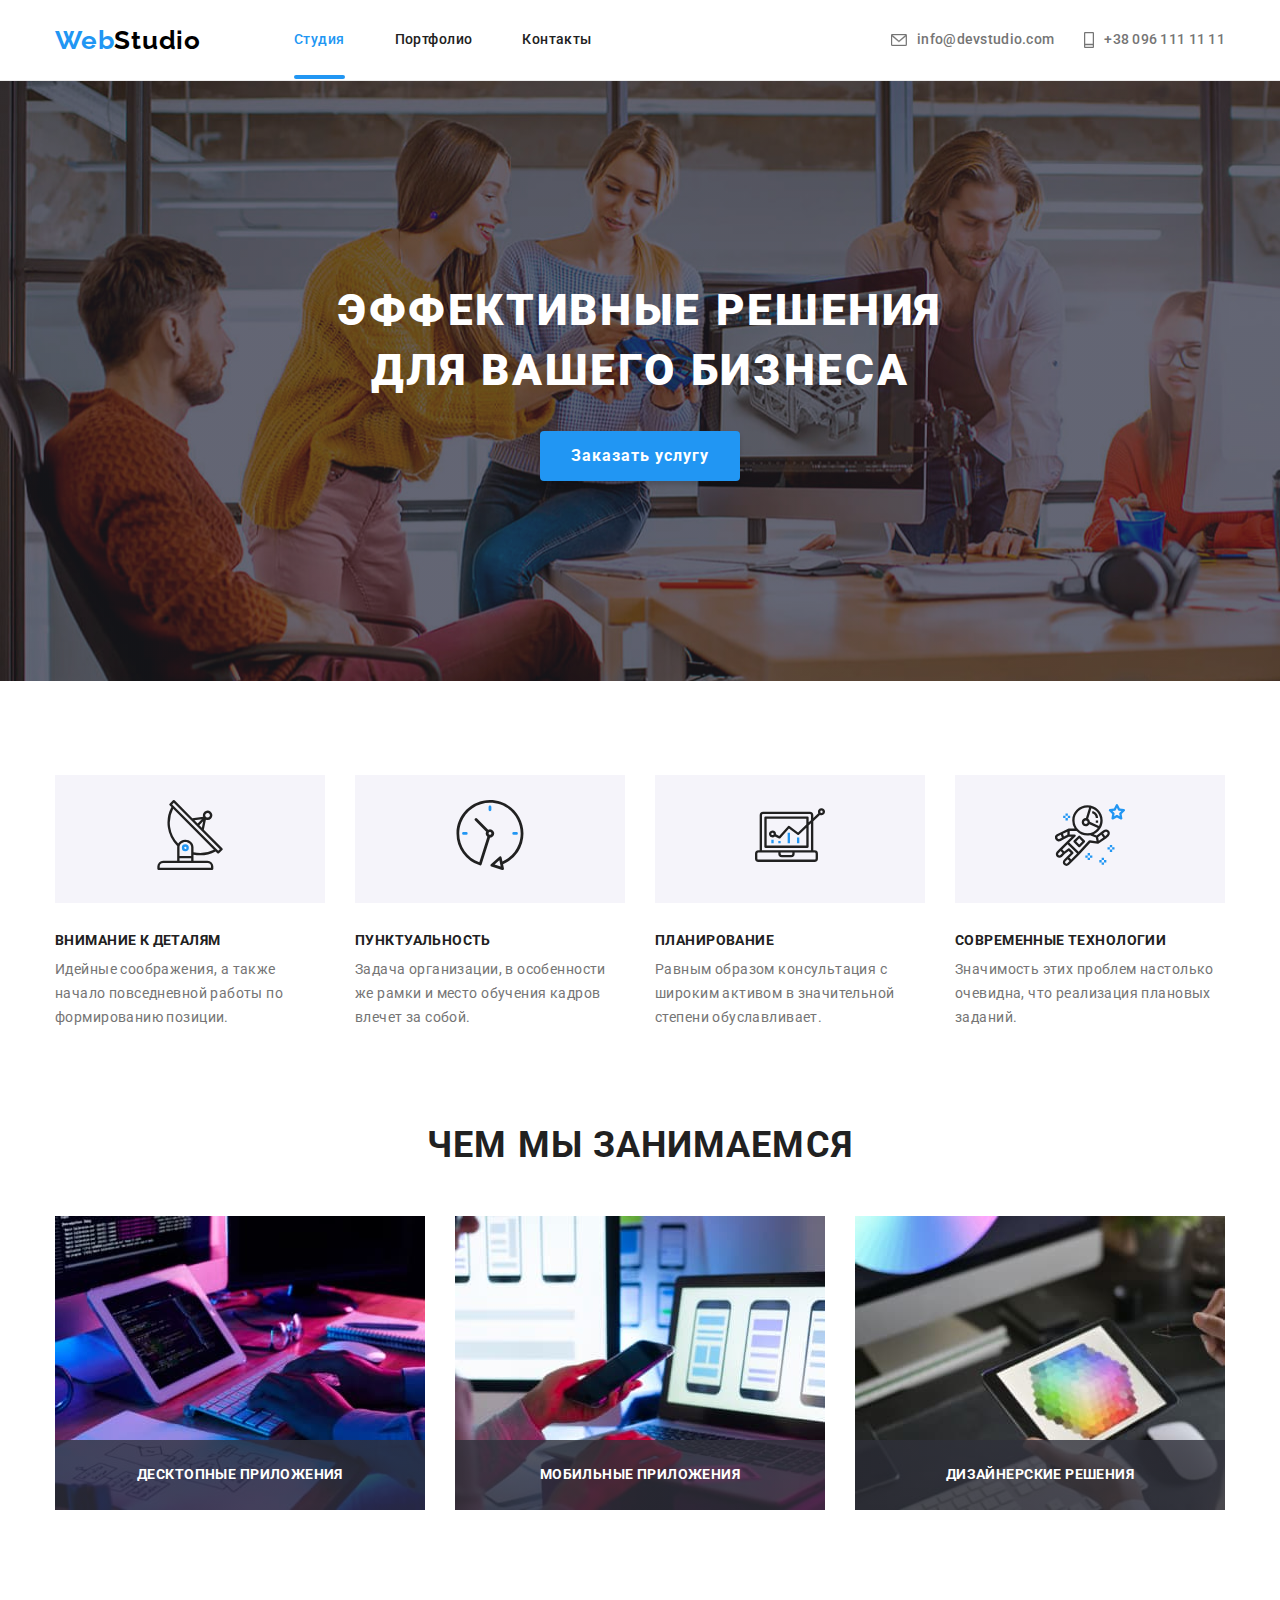
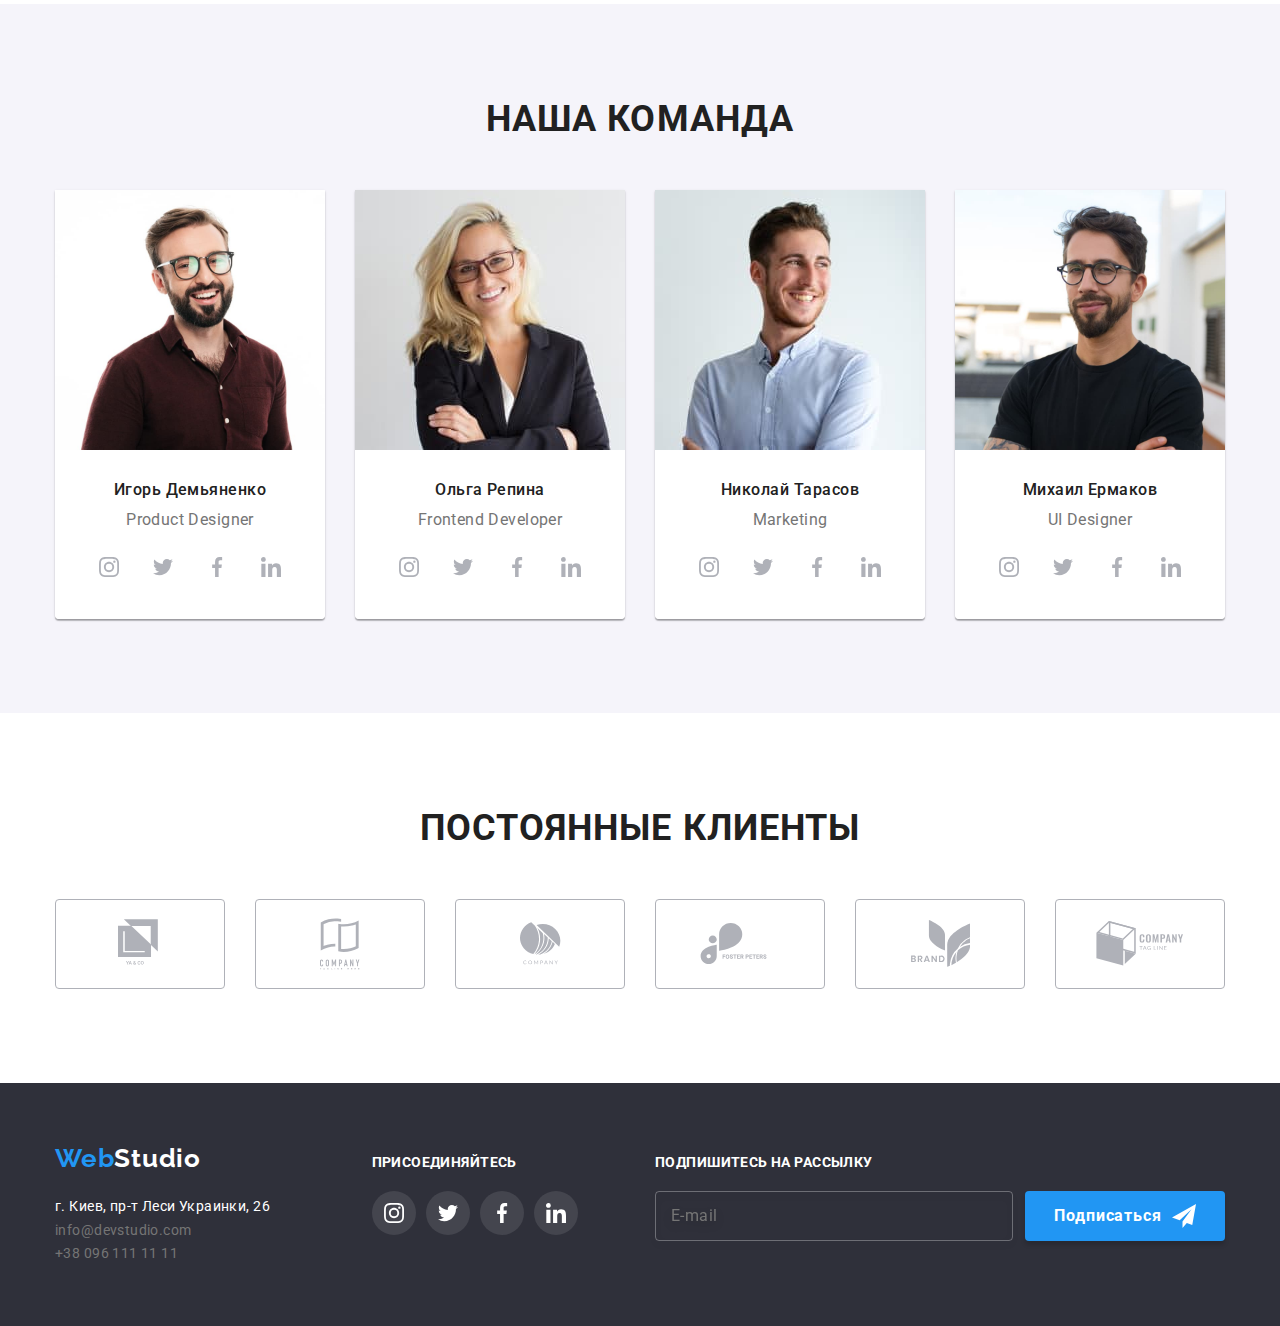
<file: index.html>
<!DOCTYPE html>
<html lang="ru">
<head>
    <meta charset="UTF-8">
    <meta http-equiv="X-UA-Compatible" content="IE=edge">
    <meta name="viewport" content="width=device-width, initial-scale=1.0">
    <title>WebStudio</title>
    <link rel="preconnect" href="https://fonts.gstatic.com">
    <link rel="stylesheet" href="https://fonts.googleapis.com/css2?family=Raleway:wght@700&family=Roboto:wght@400;500;700;900&display=swap" />
    <link rel="stylesheet" href="https://cdnjs.cloudflare.com/ajax/libs/modern-normalize/1.0.0/modern-normalize.min.css" />
    <link rel="stylesheet" href="./css/main.min.css" />
</head>
<body>
    
<!-- Header-->
    <header class="page-header">
        <div class="container page-header__container">

<!-- LOGO -->
            <a href="./index.html" class="link logo page-header__logo"><span class="logo__web">Web</span><span class="logo__studio">Studio</span></a>
            <div class="page-header__main-nav">
                
<!-- Main navigation -->
                
                <nav>
                    <ul class="list menu">
                        <li class="page-header__menu-item"><a class="link menu__link menu__link--current" href="./index.html">Студия</a></li>
                        <li class="page-header__menu-item"><a class="link menu__link" href="./portfolio.html">Портфолио</a></li>
                        <li class="page-header__menu-item"><a class="link menu__link" href="">Контакты</a></li>
                    </ul>
                </nav>

<!-- Contakts-->
                
                <ul class="list contacts page-header__contacts">
                    <li class="page-header__contacts-item">
                        <a class="link contacts-link page-header__contacts-link" href="mailto:info@devstudio.com">
                            <svg class="page-header__mail-icon" width="16px" height="12px">
                                <use href="./images/sprite.svg#icon-mail"></use>
                            </svg>
                            info@devstudio.com
                        </a>
                    </li>
                    <li class="nav-contacts__item">
                        <a class="link contacts-link page-header__contacts-link" href="tel:+380961111111">
                            <svg class="page-header__phone-icon" width="10px" height="16px">
                                <use href="./images/sprite.svg#icon-smartphone"></use>
                            </svg>
                            +38 096 111 11 11
                        </a>
                    </li>
                </ul>
            </div>                       
        </div>
    </header>
   
<!-- Main -->
    
    <main>  
        
<!-- Hero section -->

        <section class="hero">
            <div class="container">
                <h1 class="hero__title">Эффективные решения<br>для вашего бизнеса</h1>
                <button data-modal-open type="button" class="btn">Заказать услугу</button>
            </div>            
        </section>

<!-- Skills -->

        <section  class="section skills">
            <div class="container">
                <h2 class="visually-hidden">Наши преимущества</h2>
                <ul class="list card-set">
                    <li class="card-set__item skills__item">
                        <div class="skills__icon">
                            <svg class="skills__svg">
                                <use href="./images/sprite.svg#icon-antenna"></use>
                            </svg>
                        </div>
                        <h3 class="title skills__item-title">Внимание к деталям</h3>
                        <p class="skills__item-descr">Идейные соображения, а также начало повседневной работы по формированию позиции.</p>
                    </li>
                    <li class="card-set__item skills__item">
                        <div class="skills__icon">
                            <svg class="skills__svg">
                                <use href="./images/sprite.svg#icon-clock"></use>
                            </svg>
                        </div>
                        <h3 class="title skills__item-title">Пунктуальность</h3>
                        <p class="skills__item-descr">Задача организации, в особенности же рамки и место обучения кадров влечет за собой.</p>
                    </li>
                    <li class="card-set__item skills__item">
                        <div class="skills__icon">
                            <svg class="skills__svg">
                                <use href="./images/sprite.svg#icon-diagram"></use>
                            </svg>
                        </div>
                        <h3 class="title skills__item-title">Планирование</h3>
                        <p class="skills__item-descr">Равным образом консультация с широким активом в значительной степени обуславливает.</p>
                    </li>
                    <li class="card-set__item skills__item">
                        <div class="skills__icon">
                            <svg class="skills__svg">
                                <use href="./images/sprite.svg#icon-astronaut"></use>
                            </svg>
                        </div>
                        <h3 class="title skills__item-title">Современные технологии</h3>
                        <p class="skills__item-descr">Значимость этих проблем настолько очевидна, что реализация плановых заданий.</p>
                    </li>
                </ul>
            </div>
        </section>

<!--Work section-->

        <section class="section work">
            <div class="container">
                <h2 class="title section__title">Чем мы занимаемся</h2>
                <ul class="list card-set">
                    <li class="card-set__item work__item">
                        <img src="./images/img1.jpg" alt="Десктопные приложения" width="370" />
                        <h3 class="title title--alt work__item-title">Десктопные приложения</h3>
                    </li>
                    <li class="card-set__item work__item">
                        <img src="./images/img2.jpg" alt="Мобильные приложения" width="370" />
                        <h3 class="title title--alt work__item-title">Мобильные приложения</h3>
                    </li>
                    <li class="card-set__item work__item">
                        <img src="./images/img3.jpg" alt="Дизайнерские решения" width="370" />
                        <h3 class="title title--alt work__item-title">Дизайнерские решения</h3>
                    </li>
                </ul>
            </div>
        </section>
        
<!--Team section-->

        <section class="section team">
            <div class="container">
                <h2 class="title section__title">Наша команда</h2>
                <ul class="list card-set">
                    <li class="card-set__item team__item">
                        <img src="./images/demianenko.jpg" alt="Фото Демьяненка" width="270" />
                        <div class="team__meta">
                            <h3 class="title team__item-title">Игорь Демьяненко</h3>
                            <p class="team__item-descr">Product Designer</p>
                            <ul class="list socials">
                                <li class="socials__item">
                                    <a href="" class="socials__link" target="_blank" rel="noopener noreferrer">
                                        <svg class="socials__svg">
                                            <use href="./images/sprite.svg#icon-instagram"></use>
                                        </svg>
                                    </a>
                                </li>
                                <li class="socials__item">
                                    <a href="" class="socials__link" target="_blank" rel="noopener noreferrer">
                                        <svg class="socials__svg">
                                            <use href="./images/sprite.svg#icon-twitter"></use>
                                        </svg>
                                    </a>
                                </li>
                                <li class="socials__item">
                                    <a href="" class="socials__link" target="_blank" rel="noopener noreferrer">
                                        <svg class="socials__svg">
                                            <use href="./images/sprite.svg#icon-facebook"></use>
                                        </svg>
                                    </a>
                                </li>
                                <li class="socials__item">
                                    <a href="" class="socials__link" target="_blank" rel="noopener noreferrer">
                                        <svg class="socials__svg">
                                            <use href="./images/sprite.svg#icon-linkedin"></use>
                                        </svg>
                                    </a>
                                </li>
                            </ul>
                        </div>
                    </li>
                    <li class="card-set__item team__item">
                        <img src="./images/repina.jpg" alt="Фото Репиной" width="270" />
                        <div class="team__meta">
                            <h3 class="title team__item-title">Ольга Репина</h3>
                            <p class="team__item-descr">Frontend Developer</p>
                            <ul class="socials list">
                                <li class="socials__item">
                                    <a href="" class="socials__link" target="_blank" rel="noopener noreferrer">
                                        <svg class="socials__svg">
                                            <use href="./images/sprite.svg#icon-instagram"></use>
                                        </svg>
                                    </a>
                                </li>
                                <li class="socials__item">
                                    <a href="" class="socials__link" target="_blank" rel="noopener noreferrer">
                                        <svg class="socials__svg">
                                            <use href="./images/sprite.svg#icon-twitter"></use>
                                        </svg>
                                    </a>
                                </li>
                                <li class="socials__item">
                                    <a href="" class="socials__link" target="_blank" rel="noopener noreferrer">
                                        <svg class="socials__svg">
                                            <use href="./images/sprite.svg#icon-facebook"></use>
                                        </svg>
                                    </a>
                                </li>
                                <li class="socials__item">
                                    <a href="" class="socials__link" target="_blank" rel="noopener noreferrer">
                                        <svg class="socials__svg">
                                            <use href="./images/sprite.svg#icon-linkedin"></use>
                                        </svg>
                                    </a>
                                </li>
                            </ul>
                        </div>
                    </li>
                    <li class="card-set__item team__item">
                        <img src="./images/tarasov.jpg" alt="Фото Тарасова" width="270" />
                        <div class="team__meta">
                            <h3 class="title team__item-title">Николай Тарасов</h3>
                            <p class="team__item-descr">Marketing</p>
                            <ul class="socials list">
                                <li class="socials__item">
                                    <a href="" class="socials__link" target="_blank" rel="noopener noreferrer">
                                        <svg class="socials__svg">
                                            <use href="./images/sprite.svg#icon-instagram"></use>
                                        </svg>
                                    </a>
                                </li>
                                <li class="socials__item">
                                    <a href="" class="socials__link" target="_blank" rel="noopener noreferrer">
                                        <svg class="socials__svg">
                                            <use href="./images/sprite.svg#icon-twitter"></use>
                                        </svg>
                                    </a>
                                </li>
                                <li class="socials__item">
                                    <a href="" class="socials__link" target="_blank" rel="noopener noreferrer">
                                        <svg class="socials__svg">
                                            <use href="./images/sprite.svg#icon-facebook"></use>
                                        </svg>
                                    </a>
                                </li>
                                <li class="socials__item">
                                    <a href="" class="socials__link" target="_blank" rel="noopener noreferrer">
                                        <svg class="socials__svg">
                                            <use href="./images/sprite.svg#icon-linkedin"></use>
                                        </svg>
                                    </a>
                                </li>
                            </ul>
                        </div>
                    </li>
                    <li class="card-set__item team__item">
                        <img src="./images/ermakov.jpg" alt="Фото Ермакова" width="270" />
                        <div class="team__meta">
                            <h3 class="title team__item-title">Михаил Ермаков</h3>
                            <p class="team__item-descr">UI Designer</p>
                            <ul class="socials list">
                                <li class="socials__item">
                                    <a href="" class="socials__link" target="_blank" rel="noopener noreferrer">
                                        <svg class="socials__svg">
                                            <use href="./images/sprite.svg#icon-instagram"></use>
                                        </svg>
                                    </a>
                                </li>
                                <li class="socials__item">
                                    <a href="" class="socials__link" target="_blank" rel="noopener noreferrer">
                                        <svg class="socials__svg">
                                            <use href="./images/sprite.svg#icon-twitter"></use>
                                        </svg>
                                    </a>
                                </li>
                                <li class="socials__item">
                                    <a href="" class="socials__link" target="_blank" rel="noopener noreferrer">
                                        <svg class="socials__svg">
                                            <use href="./images/sprite.svg#icon-facebook"></use>
                                        </svg>
                                    </a>
                                </li>
                                <li class="socials__item">
                                    <a href="" class="socials__link" target="_blank" rel="noopener noreferrer">
                                        <svg class="socials__svg">
                                            <use href="./images/sprite.svg#icon-linkedin"></use>
                                        </svg>
                                    </a>
                                </li>
                            </ul>
                        </div>
                    </li>
                </ul>
            </div> 
        </section>

<!--Clients-->

        <section class="section clients">
            <div class="container">
                <h2 class="title section__title">Постоянные клиенты</h2>
                <ul class="list card-set">
                    <li class="card-set__item clients__item">
                        <a class="clients__link" href="" target="_blank" rel="noopener noreferrer">
                            <svg class="clients__svg" width="44px" height="49px">
                                <use href="./images/sprite.svg#icon-client1"></use>
                            </svg>
                        </a>
                    </li>
                    <li class="card-set__item clients__item">
                        <a class="clients__link" href="" target="_blank" rel="noopener noreferrer">
                            <svg class="clients__svg" width="40px" height="52px">
                                <use href="./images/sprite.svg#icon-client2"></use>
                            </svg>
                        </a>
                    </li>
                    <li class="card-set__item clients__item">
                        <a class="clients__link" href="" target="_blank" rel="noopener noreferrer">
                            <svg class="clients__svg" width="41px" height="43px">
                                <use href="./images/sprite.svg#icon-client3"></use>
                            </svg>
                        </a>
                    </li>
                    <li class="card-set__item clients__item">
                        <a class="clients__link" href="" target="_blank" rel="noopener noreferrer">
                            <svg class="clients__svg" width="80px" height="42px">
                                <use href="./images/sprite.svg#icon-client4"></use>
                            </svg>
                        </a>
                    </li>
                    <li class="card-set__item clients__item">
                        <a class="clients__link" href="" target="_blank" rel="noopener noreferrer">
                            <svg class="clients__svg" width="59px" height="47px">
                                <use href="./images/sprite.svg#icon-client5"></use>
                            </svg>
                        </a>
                    </li>
                    <li class="card-set__item clients__item">
                        <a class="clients__link" href="" target="_blank" rel="noopener noreferrer">
                            <svg class="clients__svg" width="88px" height="45px">
                                <use href="./images/sprite.svg#icon-client6"></use>
                            </svg>
                        </a>
                    </li>
                </ul>
            </div>
        </section>
    </main>

    <!-- Footer -->

    <footer class="footer">
        <div class="container footer__container">
            <div>
                <a href="./index.html" class="link logo"><span class="logo__web">Web</span><span class="logo__studio--alt">Studio</span></a>
                <address class="footer__address">
                    <ul class="list footer__contacts">
                        <li><a class="link footer__map" href="https://goo.gl/maps/hGPVcPBZvQdgs4619" target="_blank" rel="noopener noreferrer">г. Киев, пр-т Леси Украинки, 26</a></li>
                        <li><a class="link footer__link" href="mailto:info@devstudio.com">info@devstudio.com</a></li>
                        <li><a class="link footer__link" href="tel:+380961111111">+38 096 111 11 11</a></li>
                    </ul>
                </address>
            </div>
            <div>
                <h3 class="title title--alt footer__title">Присоединяйтесь</h3>
                <ul class="list socials">
                    <li class="socials__item">
                        <a href="" class="socials__link footer__socials-link" target="_blank" rel="noopener noreferrer">
                            <svg class="socials__svg footer__socials-svg">
                                <use href="./images/sprite.svg#icon-instagram"></use>
                            </svg>
                        </a>
                    </li>
                    <li class="socials__item">
                        <a href="" class="socials__link footer__socials-link" target="_blank" rel="noopener noreferrer">
                            <svg class="socials__svg footer__socials-svg">
                                <use href="./images/sprite.svg#icon-twitter"></use>
                            </svg>
                        </a>
                    </li>
                    <li class="socials__item">
                        <a href="" class="socials__link footer__socials-link" target="_blank" rel="noopener noreferrer">
                            <svg class="socials__svg footer__socials-svg">
                                <use href="./images/sprite.svg#icon-facebook"></use>
                            </svg>
                        </a>
                    </li>
                    <li class="socials__item">
                        <a href="" class="socials__link footer__socials-link" target="_blank" rel="noopener noreferrer">
                            <svg class="socials__svg footer__socials-svg">
                                <use href="./images/sprite.svg#icon-linkedin"></use>
                            </svg>
                        </a>
                    </li>
                </ul>
            </div>
            <div>
                <h3 class="title title--alt footer__title">Подпишитесь на рассылку</h3>
                <form class="footer-form">
                    <input type="email" name="footer-mail" class="footer-form__email" id="footer-mail" placeholder="E-mail"/>
                    <button type="submit" class="btn footer-form__button">Подписаться 
                        <svg class="footer-form__svg" width="24px" height="24px">
                            <use href="./images/sprite.svg#icon-send"></use>
                        </svg>
                    </button>
                </form>
            </div>
       </div>
    </footer>

    <!-- Modal -->
    
    <div data-modal class="backdrop is-hidden">
        <div class="modal">
            <button data-modal-close type="button" class="modal__btn-close">
                <svg class="modal__close-svg" width="18px" height="18px">
                    <use href="./images/sprite.svg#icon-close"></use>
                </svg>
            </button>
            <h3 class="modal__title">Оставьте свои данные, мы вам перезвоним</h3>
            <form class="contact-form">
                <div class="contact-form__item">
                    <input type="text" name="user-name" class="contact-form__input" id="user-name" />
                    <label for="user-name" class="contact-form__label">
                        <svg class="contact-form__svg">
                            <use href="./images/sprite.svg#icon-person"></use>
                        </svg>Имя
                    </label>
                </div>
                <div class="contact-form__item">
                    <input type="tel" name="tel" class="contact-form__input" id="tel" />
                    <label for="tel" class="contact-form__label">
                        <svg class="contact-form__svg">
                            <use href="./images/sprite.svg#icon-phone"></use>
                        </svg>Телефон
                    </label>
                </div>
                <div class="contact-form__item">
                    <input type="email" name="mail" class="contact-form__input" id="mail" />
                        <label for="mail" class="contact-form__label">
                        <svg class="contact-form__svg">
                            <use href="./images/sprite.svg#icon-email"></use>
                        </svg>Почта
                    </label>
                </div>
                <label for="comment" class="contact-form__label">Комментарий</label>
                <textarea name="comment" id="comment" class="contact-form__comment" placeholder="Введите текст"></textarea>
                <label for="agree" class="contact-form__label-agree">
                    <input type="checkbox" class="contact-form__checkbox visually-hidden" name="agree" value="agree" id="agree" />
                    <svg class="contact-form__agree-svg" width="16px" height="15px">
                        <use href="./images/sprite.svg#icon-check"></use>
                    </svg>
                    <span>Соглашаюсь с рассылкой и принимаю  <a href="">Условия договора</a></span>
                </label>
                <button type="submit" class="btn contact-form__button">Отправить</button>
            </form>
        </div>
    </div>
    <script src="./js/modal.js"></script>
    <script>
        const { height:pageHeaderHeight } = document
            .querySelector(".page-header")
            .getBoundingClientRect();
        document.body.style.paddingTop = `${pageHeaderHeight}px`;
    </script>
</body>
</html>
</file>
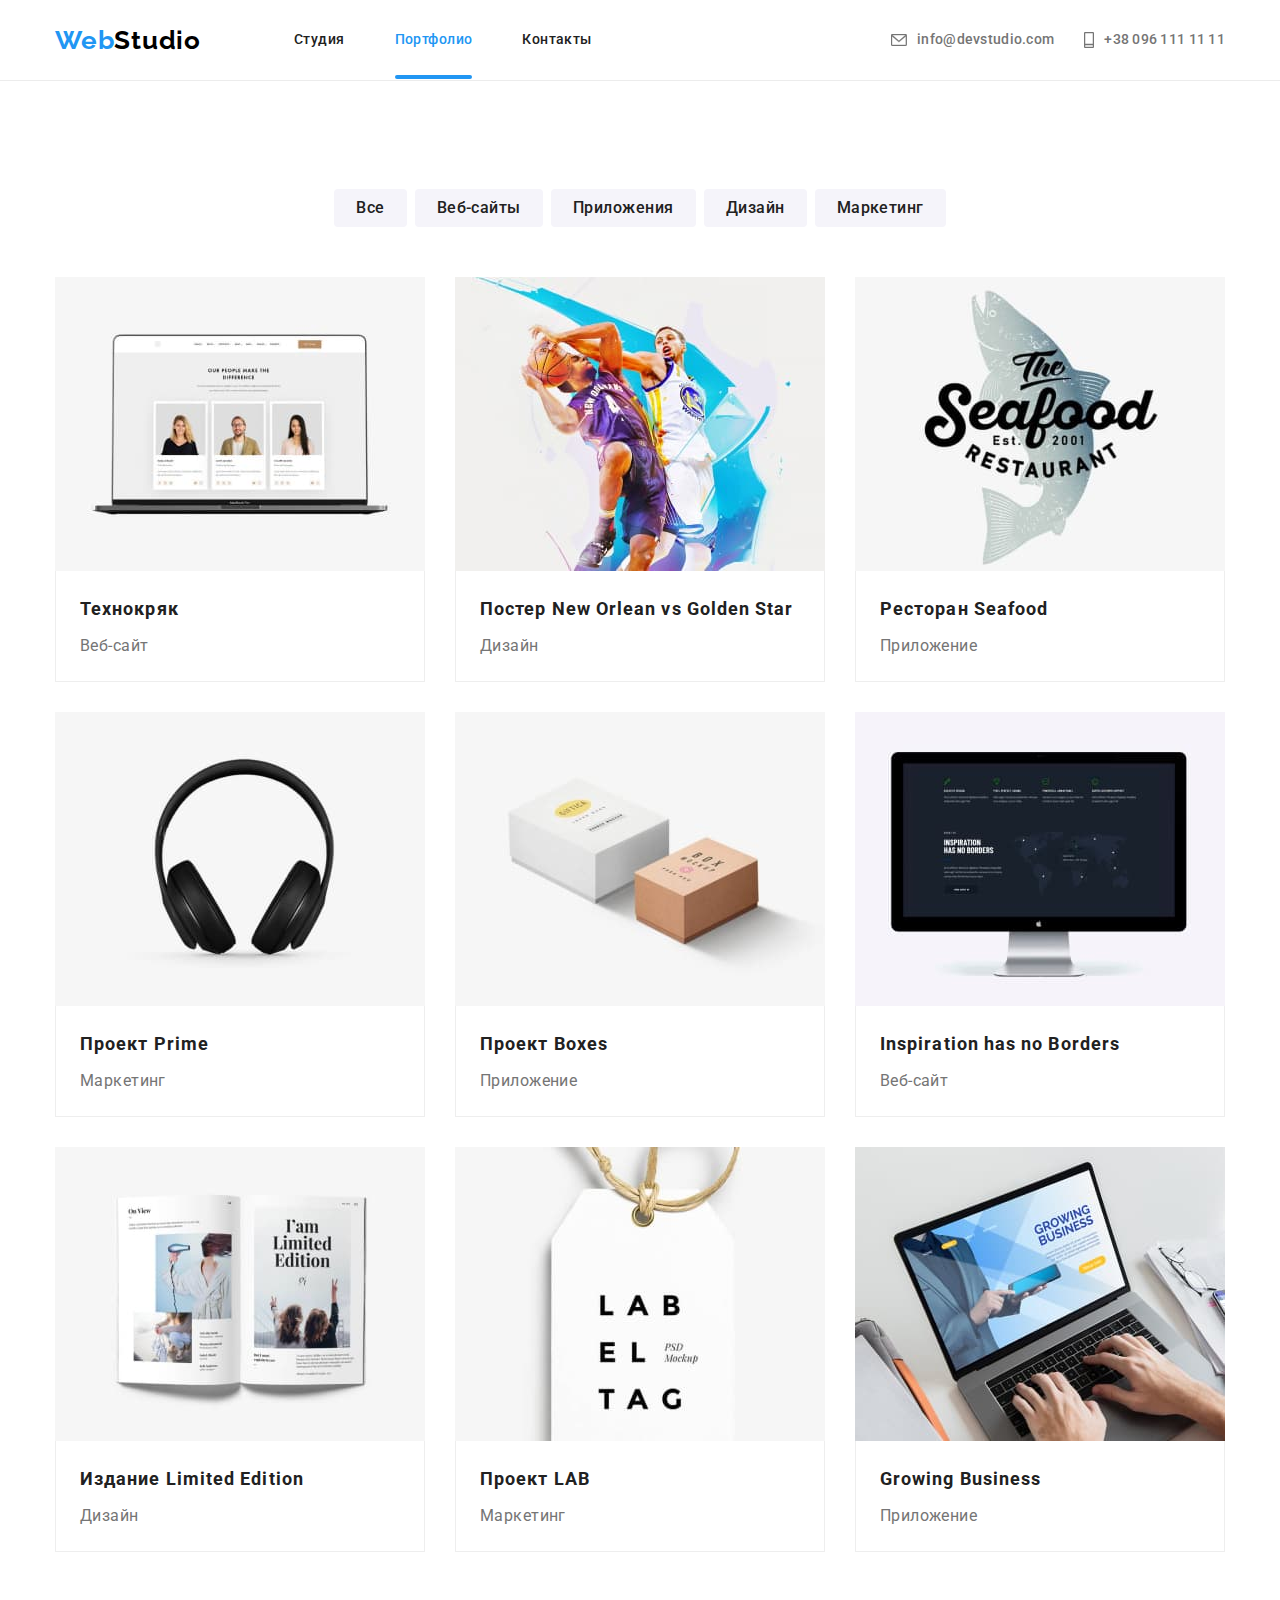
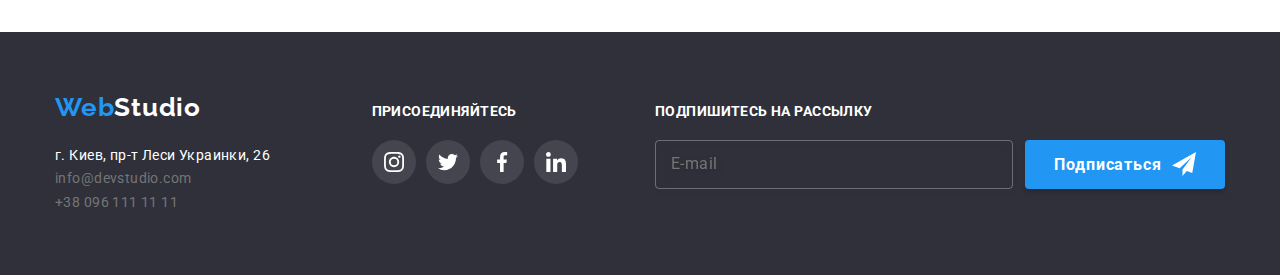
<file: portfolio.html>
<!DOCTYPE html>
<html lang="ru">

<head>
    <meta charset="UTF-8">
    <meta http-equiv="X-UA-Compatible" content="IE=edge">
    <meta name="viewport" content="width=device-width, initial-scale=1.0">
    <title>WebStudio|Portfolio</title>
    <link rel="preconnect" href="https://fonts.gstatic.com">
    <link rel="stylesheet"
        href="https://fonts.googleapis.com/css2?family=Raleway:wght@700&family=Roboto:wght@400;500;700;900&display=swap" />
    <link rel="stylesheet"
        href="https://cdnjs.cloudflare.com/ajax/libs/modern-normalize/1.0.0/modern-normalize.min.css" />
    <link rel="stylesheet" href="./css/main.min.css" />
</head>

<body>

    <!-- Header-->
    <header class="page-header">
        <div class="container page-header__container">

            <!-- LOGO -->
            <a href="./index.html" class="link logo page-header__logo"><span class="logo__web">Web</span><span
                    class="logo__studio">Studio</span></a>
            <div class="page-header__main-nav">

                <!-- Main navigation -->

                <nav>
                    <ul class="list menu">
                        <li class="page-header__menu-item"><a class="link menu__link"
                                href="./index.html">Студия</a></li>
                        <li class="page-header__menu-item"><a class="link menu__link menu__link--current"
                                href="./portfolio.html">Портфолио</a></li>
                        <li class="page-header__menu-item"><a class="link menu__link" href="">Контакты</a></li>
                    </ul>
                </nav>

                <!-- Contakts-->

                <ul class="list contacts page-header__contacts">
                    <li class="page-header__contacts-item">
                        <a class="link contacts-link page-header__contacts-link" href="mailto:info@devstudio.com">
                            <svg class="page-header__mail-icon" width="16px" height="12px">
                                <use href="./images/sprite.svg#icon-mail"></use>
                            </svg>
                            info@devstudio.com
                        </a>
                    </li>
                    <li class="nav-contacts__item">
                        <a class="link contacts-link page-header__contacts-link" href="tel:+380961111111">
                            <svg class="page-header__phone-icon" width="10px" height="16px">
                                <use href="./images/sprite.svg#icon-smartphone"></use>
                            </svg>
                            +38 096 111 11 11
                        </a>
                    </li>
                </ul>
            </div>
        </div>
    </header>
    
    <main>
        <section class="portfolio">
            <div class="container">
                <h1 class="visually-hidden">Portfolio</h1>
                <h2 class="visually-hidden">Наши проекты</h2>
                <ul class="list portfolio__filter">
                    <li class="portfolio__filter-item"><button type="button" class="portfolio__btn">Все</button></li>
                    <li class="portfolio__filter-item"><button type="button" class="portfolio__btn">Веб-сайты</button></li>
                    <li class="portfolio__filter-item"><button type="button" class="portfolio__btn">Приложения</button></li>
                    <li class="portfolio__filter-item"><button type="button" class="portfolio__btn">Дизайн</button></li>
                    <li class="portfolio__filter-item"><button type="button" class="portfolio__btn">Маркетинг</button></li>
                </ul> 
                <ul class="list card-set portfolio-project">
                    <li class="card-set__item portfolio__item">
                        <a href="" class="link portfolio__link">
                            <div class="portfolio__thumb">
                                <img src="./images/portfolio/techno.jpg" alt="Фото веб-сайта" width="370" />
                                <p class="portfolio__overlay">Технокряк это современная площадка распространения коронавируса. Компании используют эту платформу для цифрового шпионажа и атак на защищённые сервера конкурентов.</p>
                            </div>
                            <div class="portfolio__meta">
                                <h3 class="portfolio__title">Технокряк</h3>
                                <p class="portfolio__label">Веб-сайт</p>
                            </div>
                        </a>                                                
                    </li>
                    <li class="card-set__item portfolio__item">
                        <a href="" class="link portfolio__link">
                            <div class="portfolio__thumb">
                                <img src="./images/portfolio/goldenstar.jpg" alt="Фото постера" width="370" />
                                <p class="portfolio__overlay">Постер это современная площадка распространения коронавируса. Компании используют эту платформу для цифрового шпионажа и атак на защищённые сервера конкурентов.</p>
                            </div>
                            <div class="portfolio__meta">
                                <h3 class="portfolio__title">Постер New Orlean vs Golden Star</h3>
                                <p class="portfolio__label">Дизайн</p>
                            </div>
                        </a>                        
                    </li>
                    <li class="card-set__item portfolio__item">
                        <a href="" class="link portfolio__link">
                            <div class="portfolio__thumb">
                                <img src="./images/portfolio/seafood.jpg" alt="Фото приложения" width="370" />
                                <p class="portfolio__overlay">Seafood это современная площадка распространения коронавируса. Компании используют эту платформу для цифрового шпионажа и атак на защищённые сервера конкурентов.</p>
                            </div>
                            <div class="portfolio__meta">
                                <h3 class="portfolio__title">Ресторан Seafood</h3>
                                <p class="portfolio__label">Приложение</p>
                            </div>
                        </a>                        
                    </li>
                    <li class="card-set__item portfolio__item">
                        <a href="" class="link portfolio__link">
                            <div class="portfolio__thumb">
                                <img src="./images/portfolio/prime.jpg" alt="Фото проекта" width="370" />
                                <p class="portfolio__overlay">Prime это современная площадка распространения коронавируса. Компании
                                    используют эту платформу для цифрового шпионажа и атак на защищённые сервера конкурентов.</p>
                            </div>
                            <div class="portfolio__meta">
                                <h3 class="portfolio__title">Проект Prime</h3>
                                <p class="portfolio__label">Маркетинг</p>
                            </div>
                        </a>                        
                    </li>
                    <li class="card-set__item portfolio__item">
                        <a href="" class="link portfolio__link">
                            <div class="portfolio__thumb">
                                <img src="./images/portfolio/boxes.jpg" alt="Фото проекта" width="370" />
                                <p class="portfolio__overlay">Boxes это современная площадка распространения коронавируса. Компании
                                    используют эту платформу для цифрового шпионажа и атак на защищённые сервера конкурентов.</p>
                            </div>
                            <div class="portfolio__meta">
                                <h3 class="portfolio__title">Проект Boxes</h3>
                                <p class="portfolio__label">Приложение</p>
                            </div> 
                        </a>                         
                    </li>
                    <li class="card-set__item portfolio__item">
                        <a href="" class="link portfolio__link">
                            <div class="portfolio__thumb">
                                <img src="./images/portfolio/inspiration.jpg" alt="Фото веб-сайта" width="370" />
                                <p class="portfolio__overlay">Borders это современная площадка распространения коронавируса. Компании
                                    используют эту платформу для цифрового шпионажа и атак на защищённые сервера конкурентов.</p>
                            </div>
                            <div class="portfolio__meta">
                                <h3 class="portfolio__title">Inspiration has no Borders</h3>
                                <p class="portfolio__label">Веб-сайт</p>
                            </div>
                        </a>
                    </li>
                    <li class="card-set__item portfolio__item">
                        <a href="" class="link portfolio__link">
                            <div class="portfolio__thumb">
                                <img src="./images/portfolio/limitededition.jpg" alt="Фото журнала" width="370" />
                                <p class="portfolio__overlay">Limited это современная площадка распространения коронавируса. Компании
                                    используют эту платформу для цифрового шпионажа и атак на защищённые сервера конкурентов.</p>
                            </div>
                            <div class="portfolio__meta">
                                <h3 class="portfolio__title">Издание Limited Edition</h3>
                                <p class="portfolio__label">Дизайн</p> 
                            </div>  
                        </a> 
                    </li>
                    <li class="card-set__item portfolio__item">
                        <a href="" class="link portfolio__link">
                            <div class="portfolio__thumb">
                                <img src="./images/portfolio/lab.jpg" alt="Фото проекта" width="370" />
                                <p class="portfolio__overlay">LAB это современная площадка распространения коронавируса. Компании
                                    используют эту платформу для цифрового шпионажа и атак на защищённые сервера конкурентов.</p>
                            </div>
                            <div class="portfolio__meta">
                                <h3 class="portfolio__title">Проект LAB</h3>
                                <p class="portfolio__label">Маркетинг</p>
                            </div>
                        </a>
                    </li>
                    <li class="card-set__item portfolio__item">
                        <a href="" class="link portfolio__link">
                            <div class="portfolio__thumb">
                                <img src="./images/portfolio/growing.jpg" alt="Фото приложения" width="370" />
                                <p class="portfolio__overlay">Business это современная площадка распространения коронавируса. Компании
                                    используют эту платформу для цифрового шпионажа и атак на защищённые сервера конкурентов.</p>
                            </div>
                            <div class="portfolio__meta">
                                <h3 class="portfolio__title">Growing Business</h3>
                                <p class="portfolio__label">Приложение</p>
                            </div>
                        </a> 
                    </li>
                </ul>
            </div>
        </section>
    </main>

<!-- Footer -->

    <footer class="footer">
        <div class="container footer__container">
            <div>
                <a href="./index.html" class="link logo"><span class="logo__web">Web</span><span
                        class="logo__studio--alt">Studio</span></a>
                <address class="footer__address">
                    <ul class="list footer__contacts">
                        <li><a class="link footer__map" href="https://goo.gl/maps/hGPVcPBZvQdgs4619" target="_blank"
                                rel="noopener noreferrer">г. Киев, пр-т Леси Украинки, 26</a></li>
                        <li><a class="link footer__link" href="mailto:info@devstudio.com">info@devstudio.com</a></li>
                        <li><a class="link footer__link" href="tel:+380961111111">+38 096 111 11 11</a></li>
                    </ul>
                </address>
            </div>
            <div>
                <h3 class="title title--alt footer__title">Присоединяйтесь</h3>
                <ul class="list socials">
                    <li class="socials__item">
                        <a href="" class="socials__link footer__socials-link" target="_blank" rel="noopener noreferrer">
                            <svg class="socials__svg footer__socials-svg">
                                <use href="./images/sprite.svg#icon-instagram"></use>
                            </svg>
                        </a>
                    </li>
                    <li class="socials__item">
                        <a href="" class="socials__link footer__socials-link" target="_blank" rel="noopener noreferrer">
                            <svg class="socials__svg footer__socials-svg">
                                <use href="./images/sprite.svg#icon-twitter"></use>
                            </svg>
                        </a>
                    </li>
                    <li class="socials__item">
                        <a href="" class="socials__link footer__socials-link" target="_blank" rel="noopener noreferrer">
                            <svg class="socials__svg footer__socials-svg">
                                <use href="./images/sprite.svg#icon-facebook"></use>
                            </svg>
                        </a>
                    </li>
                    <li class="socials__item">
                        <a href="" class="socials__link footer__socials-link" target="_blank" rel="noopener noreferrer">
                            <svg class="socials__svg footer__socials-svg">
                                <use href="./images/sprite.svg#icon-linkedin"></use>
                            </svg>
                        </a>
                    </li>
                </ul>
            </div>
            <div>
                <h3 class="title title--alt footer__title">Подпишитесь на рассылку</h3>
                <form class="footer-form">
                    <input type="email" name="footer-mail" class="footer-form__email" id="footer-mail"
                        placeholder="E-mail" />
                    <button type="submit" class="btn footer-form__button">Подписаться
                        <svg class="footer-form__svg" width="24px" height="24px">
                            <use href="./images/sprite.svg#icon-send"></use>
                        </svg>
                    </button>
                </form>
            </div>
        </div>
    </footer>
    <script>
        const { height: pageHeaderHeight } = document
            .querySelector(".page-header")
            .getBoundingClientRect();
        document.body.style.paddingTop = `${pageHeaderHeight}px`;
    </script>
</body>
</html>
</file>
<file: css/main.min.css>
:root{--logo-studio: #000000;--main-text: #757575;--title-color: #212121;--accent: #2196f3;--alt-title: #ffffff;--dark-bg: #2f303a;--bg: #ffffff;--alt-bg: #f5f4fa;--hero-bg: #c4c4c4;--border-header: #ececec;--border-portfolio-card: #eeeeee;--social-icons: #afb1b8;--main-font: "Roboto", sans-serif;--title-logo-font: "Raleway", sans-serif}.contact-form__input:hover,.contact-form__input:focus,.contact-form__comment:hover,.contact-form__comment:focus,.footer-form__email:hover,.footer-form__email:focus{border:1px solid var(--accent)}html{-webkit-box-sizing:border-box;box-sizing:border-box}*,*::after,*::before{-webkit-box-sizing:inherit;box-sizing:inherit}h1,h2,h3,h4,h5,h6,p{margin-top:0}body{font-family:var(--main-font);font-size:14px;line-height:1.71;letter-spacing:0.03em;color:var(--main-text);background-color:var(--bg)}img{display:block;max-width:100%;height:auto}.visually-hidden{position:absolute;width:1px;height:1px;border:0;margin:-1px;padding:0;clip:rect(0 0 0 0);overflow:hidden}.list{list-style:none;padding-left:0;margin:0}.link{text-decoration:none;color:inherit}.container{margin-left:auto;margin-right:auto;padding-left:15px;padding-right:15px;width:1200px}.card-set{display:-webkit-box;display:-ms-flexbox;display:flex;-ms-flex-wrap:wrap;flex-wrap:wrap;margin-left:-30px;margin-top:-30px}.card-set__item{margin-left:30px;margin-top:30px}.logo{font-family:var(--title-logo-font);font-weight:bold;font-size:26px;line-height:1.19;margin-right:93px;letter-spacing:0.03em}.logo__web{color:var(--accent)}.logo__studio{color:var(--logo-studio)}.logo__studio--alt{color:var(--alt-title)}.btn{display:-webkit-box;display:-ms-flexbox;display:flex;-webkit-box-pack:center;-ms-flex-pack:center;justify-content:center;-webkit-box-align:center;-ms-flex-align:center;align-items:center;padding:10px 5px;min-width:200px;font-weight:bold;font-size:16px;line-height:1.87;letter-spacing:0.06em;color:var(--alt-title);background-color:var(--accent);-webkit-box-shadow:0px 4px 4px rgba(0,0,0,0.15);box-shadow:0px 4px 4px rgba(0,0,0,0.15);border-radius:4px;cursor:pointer;border:none;margin-right:auto;margin-left:auto}.menu{display:-webkit-box;display:-ms-flexbox;display:flex}.menu__link{color:var(--title-color);letter-spacing:0.03em;font-weight:500;position:relative;-webkit-transition:250ms color cubic-bezier(0.4, 0, 0.2, 1);transition:250ms color cubic-bezier(0.4, 0, 0.2, 1)}.menu__link:hover,.menu__link:focus{color:var(--accent)}.menu__link:hover::after,.menu__link:focus::after{opacity:1}.menu__link::after{content:"";display:block;width:100%;height:4px;border-radius:2px;bottom:-32px;background-color:var(--accent);opacity:0;position:absolute;-webkit-transition:250ms opacity cubic-bezier(0.4, 0, 0.2, 1);transition:250ms opacity cubic-bezier(0.4, 0, 0.2, 1)}.menu__link--current{color:var(--accent)}.menu__link--current::after{opacity:1}.title{font-weight:bold;font-size:14px;line-height:1.14;letter-spacing:0.03em;text-transform:uppercase;color:var(--title-color)}.title--alt{color:var(--alt-title)}.section__title{font-size:36px;line-height:1.17;text-align:center;margin:0 0 50px 0}.hero__title{font-weight:900;font-size:44px;line-height:1.36;letter-spacing:0.06em;text-transform:uppercase;color:var(--alt-title);margin:0 0 30px 0;padding:0}.socials{display:-webkit-inline-box;display:-ms-inline-flexbox;display:inline-flex;margin:0;padding:0}.socials__item:not(:last-child){margin-right:10px}.socials__link{display:-webkit-box;display:-ms-flexbox;display:flex;-webkit-box-align:center;-ms-flex-align:center;align-items:center;-webkit-box-pack:center;-ms-flex-pack:center;justify-content:center;width:44px;height:44px;border-radius:50%;-webkit-transition:250ms background-color cubic-bezier(0.4, 0, 0.2, 1);transition:250ms background-color cubic-bezier(0.4, 0, 0.2, 1)}.socials__link:hover,.socials__link:focus{background-color:var(--accent)}.socials__svg{width:20px;height:20px;fill:var(--social-icons);-webkit-transition:250ms fill cubic-bezier(0.4, 0, 0.2, 1);transition:250ms fill cubic-bezier(0.4, 0, 0.2, 1)}.socials__link:hover .socials__svg,.socials__link:focus .socials__svg{fill:var(--alt-title)}.backdrop{position:fixed;top:0;left:0;width:100%;height:100%;background-color:rgba(0,0,0,0.2);z-index:29;-webkit-transition:1500ms opacity cubic-bezier(0.4, 0, 0.2, 1);transition:1500ms opacity cubic-bezier(0.4, 0, 0.2, 1)}.backdrop.is-hidden{opacity:0;pointer-events:none;visibility:hidden}.modal{position:absolute;top:50%;left:50%;-webkit-transform:translate(-50%, -50%);transform:translate(-50%, -50%);width:528px;border-radius:4px;background-color:var(--bg);-webkit-box-shadow:0px 1px 3px rgba(0,0,0,0.12),0px 1px 1px rgba(0,0,0,0.14),0px 2px 1px rgba(0,0,0,0.2);box-shadow:0px 1px 3px rgba(0,0,0,0.12),0px 1px 1px rgba(0,0,0,0.14),0px 2px 1px rgba(0,0,0,0.2);padding:40px}.modal__btn-close{position:absolute;top:8px;right:8px;display:-webkit-box;display:-ms-flexbox;display:flex;-webkit-box-align:center;-ms-flex-align:center;align-items:center;-webkit-box-pack:center;-ms-flex-pack:center;justify-content:center;width:30px;height:30px;background-color:var(--bg);border-radius:50%;border:1px solid rgba(0,0,0,0.1);cursor:pointer}.modal__close-svg{fill:var(--logo-studio);-webkit-transition:250ms fill cubic-bezier(0.4, 0, 0.2, 1);transition:250ms fill cubic-bezier(0.4, 0, 0.2, 1)}.modal__btn-close:hover .modal__close-svg,.modal__btn-close:focus .modal__close-svg{fill:var(--accent)}.modal__title{font-weight:bold;font-size:20px;line-height:1.15;text-align:center;letter-spacing:0.03em;color:var(--title-color)}.contact-form__item{display:-webkit-box;display:-ms-flexbox;display:flex;-webkit-box-orient:vertical;-webkit-box-direction:reverse;-ms-flex-direction:column-reverse;flex-direction:column-reverse}.contact-form__label{display:block;font-size:12px;line-height:1.16;letter-spacing:0.01em;color:var(--main-text)}.contact-form__input{width:100%;font-size:12px;line-height:2.5;letter-spacing:0.01em;margin:4px 0 10px 0;outline:none;border:1px solid rgba(33,33,33,0.2);-webkit-box-sizing:border-box;box-sizing:border-box;border-radius:4px;cursor:pointer;padding-left:42px;-webkit-transition:250ms border-color cubic-bezier(0.4, 0, 0.2, 1);transition:250ms border-color cubic-bezier(0.4, 0, 0.2, 1)}.contact-form__input:hover+.contact-form__label .contact-form__svg,.contact-form__input:focus+.contact-form__label .contact-form__svg{fill:var(--accent)}.contact-form__svg{position:absolute;width:18px;height:18px;fill:var(--title-color);margin:27px 12px;-webkit-transition:250ms fill cubic-bezier(0.4, 0, 0.2, 1);transition:250ms fill cubic-bezier(0.4, 0, 0.2, 1)}.contact-form__comment{width:100%;height:120px;font-size:12px;line-height:1.16;letter-spacing:0.01em;outline:none;padding:12px 16px;margin:4px 0 20px 0;resize:none;border:1px solid rgba(33,33,33,0.2);-webkit-box-sizing:border-box;box-sizing:border-box;border-radius:4px;cursor:pointer;-webkit-transition:250ms border-color cubic-bezier(0.4, 0, 0.2, 1);transition:250ms border-color cubic-bezier(0.4, 0, 0.2, 1)}.contact-form__comment::-webkit-input-placeholder{color:rgba(117,117,117,0.5)}.contact-form__comment:-ms-input-placeholder{color:rgba(117,117,117,0.5)}.contact-form__comment::-ms-input-placeholder{color:rgba(117,117,117,0.5)}.contact-form__comment::placeholder{color:rgba(117,117,117,0.5)}.contact-form__label-agree{display:-webkit-box;display:-ms-flexbox;display:flex;-webkit-box-align:center;-ms-flex-align:center;align-items:center;-webkit-box-pack:center;-ms-flex-pack:center;justify-content:center;margin:0;font-size:14px;line-height:1.71;letter-spacing:0.03em;color:var(--main-text);cursor:pointer}.contact-form__agree-svg{fill:var(--alt-title);border:2px solid var(--title-color);background-color:var(--bg);border-radius:2px;margin-right:8px}.contact-form__checkbox:focus+.contact-form__agree-svg,.contact-form__checkbox:hover+.contact-form__agree-svg{border-color:var(--accent)}.contact-form__checkbox:checked+.contact-form__agree-svg{background-color:var(--accent);border-color:var(--accent)}.contact-form__button{margin-top:30px;margin-left:auto;margin-right:auto;margin-bottom:0}.portfolio__filter{width:100%;display:-webkit-box;display:-ms-flexbox;display:flex;-webkit-box-pack:center;-ms-flex-pack:center;justify-content:center;margin:0 0 50px 0}.portfolio__filter-item{margin:0 8px 0 0}.portfolio__filter-item:last-child{margin-right:0}.portfolio__btn{font-weight:500;font-size:16px;line-height:1.62;display:-webkit-box;display:-ms-flexbox;display:flex;-webkit-box-align:center;-ms-flex-align:center;align-items:center;text-align:center;letter-spacing:0.03em;color:var(--title-color);background-color:var(--alt-bg);border-radius:4px;padding:6px 22px;cursor:pointer;border:none;-webkit-transition:250ms color cubic-bezier(0.4, 0, 0.2, 1),250ms background-color cubic-bezier(0.4, 0, 0.2, 1),250ms -webkit-box-shadow cubic-bezier(0.4, 0, 0.2, 1);transition:250ms color cubic-bezier(0.4, 0, 0.2, 1),250ms background-color cubic-bezier(0.4, 0, 0.2, 1),250ms -webkit-box-shadow cubic-bezier(0.4, 0, 0.2, 1);transition:250ms color cubic-bezier(0.4, 0, 0.2, 1),250ms background-color cubic-bezier(0.4, 0, 0.2, 1),250ms box-shadow cubic-bezier(0.4, 0, 0.2, 1);transition:250ms color cubic-bezier(0.4, 0, 0.2, 1),250ms background-color cubic-bezier(0.4, 0, 0.2, 1),250ms box-shadow cubic-bezier(0.4, 0, 0.2, 1),250ms -webkit-box-shadow cubic-bezier(0.4, 0, 0.2, 1)}.portfolio__btn:hover,.portfolio__btn:focus{color:var(--alt-title);background-color:var(--accent);-webkit-box-shadow:0px 3px 1px rgba(0,0,0,0.1),0px 1px 2px rgba(0,0,0,0.08),0px 2px 2px rgba(0,0,0,0.12);box-shadow:0px 3px 1px rgba(0,0,0,0.1),0px 1px 2px rgba(0,0,0,0.08),0px 2px 2px rgba(0,0,0,0.12);border:none}.section{display:block;padding-top:94px;padding-bottom:94px}.page-header{position:fixed;top:0;width:100%;border-bottom:1px solid var(--border-header);background-color:var(--bg);z-index:10}.page-header__container{display:-webkit-box;display:-ms-flexbox;display:flex;height:80px;-webkit-box-align:center;-ms-flex-align:center;align-items:center;-webkit-box-pack:start;-ms-flex-pack:start;justify-content:start}.page-header__logo{margin-right:93px}.page-header__main-nav{width:100%;display:-webkit-box;display:-ms-flexbox;display:flex;-webkit-box-pack:justify;-ms-flex-pack:justify;justify-content:space-between}.page-header__menu-item{margin-right:50px}.page-header__menu-item:last-child{margin-right:0}.page-header__contacts{display:-webkit-box;display:-ms-flexbox;display:flex}.page-header__contacts-item{margin-right:30px}.page-header__contacts-item:last-child{margin-right:0}.page-header__contacts-link{display:-webkit-box;display:-ms-flexbox;display:flex;-webkit-box-align:center;-ms-flex-align:center;align-items:center;font-weight:500;letter-spacing:0.02em;color:inherit;-webkit-transition:250ms color cubic-bezier(0.4, 0, 0.2, 1);transition:250ms color cubic-bezier(0.4, 0, 0.2, 1)}.page-header__contacts-link:hover,.page-header__contacts-link:focus{color:var(--accent)}.page-header__mail-icon,.page-header__phone-icon{margin-right:10px;fill:currentColor;stroke:currentColor}.hero{max-width:1600px;text-align:center;background-color:var(--hero-bg);background-image:-webkit-gradient(linear, left bottom, left top, from(rgba(47,48,58,0.4)), to(rgba(47,48,58,0.4))),url(../images/hero.jpg);background-image:linear-gradient(to top, rgba(47,48,58,0.4), rgba(47,48,58,0.4)),url(../images/hero.jpg);background-repeat:no-repeat;background-size:cover;padding-top:200px;padding-bottom:200px;margin-left:auto;margin-right:auto}.skills__item{-ms-flex-preferred-size:calc((100% - 4 * 30px) / 4);flex-basis:calc((100% - 4 * 30px) / 4)}.skills__icon{text-align:center;padding:25px 0;background-color:var(--alt-bg)}.skills__svg{width:70px;height:70px}.skills__item-title{margin:30px 0 10px 0}.skills__item-descr{margin:0}.work{padding-top:0}.work__item{position:relative;-ms-flex-preferred-size:calc((100% - 3 * 30px) / 3);flex-basis:calc((100% - 3 * 30px) / 3)}.work__item-title{position:absolute;bottom:0;width:100%;text-align:center;margin:0;padding:27px 5px;background-image:-webkit-gradient(linear, left bottom, left top, from(rgba(47,48,58,0.8)), to(rgba(47,48,58,0.8)));background-image:linear-gradient(to top, rgba(47,48,58,0.8), rgba(47,48,58,0.8));background-repeat:no-repeat}.team{background-color:var(--alt-bg)}.team__item{-ms-flex-preferred-size:calc((100% - 4 * 30px) / 4);flex-basis:calc((100% - 4 * 30px) / 4);-webkit-box-shadow:0px 1px 3px rgba(0,0,0,0.12),0px 1px 1px rgba(0,0,0,0.14),0px 2px 1px rgba(0,0,0,0.2);box-shadow:0px 1px 3px rgba(0,0,0,0.12),0px 1px 1px rgba(0,0,0,0.14),0px 2px 1px rgba(0,0,0,0.2);border-radius:0px 0px 4px 4px}.team__meta{background-color:var(--bg);padding:30px 5px;border-radius:0px 0px 4px 4px;text-align:center;-webkit-box-align:center;-ms-flex-align:center;align-items:center}.team__item-title{font-weight:500;font-size:16px;line-height:1.19;text-transform:none;margin:0}.team__item-descr{font-size:16px;line-height:1.19;margin:10px 0 16px 0}.client__item{-ms-flex-preferred-size:calc((100% - 6 * 30px) / 6);flex-basis:calc((100% - 6 * 30px) / 6)}.clients__link{display:-webkit-box;display:-ms-flexbox;display:flex;-webkit-box-align:center;-ms-flex-align:center;align-items:center;-webkit-box-pack:center;-ms-flex-pack:center;justify-content:center;width:170px;height:90px;border:1px solid var(--social-icons);border-radius:4px;fill:var(--social-icons);-webkit-transition:250ms fill cubic-bezier(0.4, 0, 0.2, 1),250ms border-color cubic-bezier(0.4, 0, 0.2, 1);transition:250ms fill cubic-bezier(0.4, 0, 0.2, 1),250ms border-color cubic-bezier(0.4, 0, 0.2, 1)}.clients__link:hover,.clients__link:focus{fill:var(--accent);border-color:var(--accent);outline:none}.clients__svg{text-align:center;-webkit-box-align:center;-ms-flex-align:center;align-items:center;-webkit-box-pack:center;-ms-flex-pack:center;justify-content:center}.footer{background-color:var(--dark-bg);padding:60px 0}.footer__container{display:-webkit-box;display:-ms-flexbox;display:flex;-webkit-box-align:baseline;-ms-flex-align:baseline;align-items:baseline;-webkit-box-pack:justify;-ms-flex-pack:justify;justify-content:space-between}.footer__address{font-style:inherit;margin:20px 0 0 0}.footer__contacts{width:231px;margin:0}.footer__map{color:var(--alt-title);-webkit-transition:250ms color cubic-bezier(0.4, 0, 0.2, 1);transition:250ms color cubic-bezier(0.4, 0, 0.2, 1)}.footer__map:hover,.footer__map:focus{color:var(--accent)}.footer__link{color:inherit;-webkit-transition:250ms color cubic-bezier(0.4, 0, 0.2, 1);transition:250ms color cubic-bezier(0.4, 0, 0.2, 1)}.footer__link:hover,.footer__link:focus{color:var(--accent)}.footer__title{margin-bottom:20px}.footer__socials-link{background-color:rgba(255,255,255,0.1)}.footer__socials-svg{fill:var(--alt-title)}.footer-form{display:-webkit-box;display:-ms-flexbox;display:flex}.footer-form__email{width:358px;padding:0 15px;font-size:16px;line-height:1.25;-webkit-box-align:center;-ms-flex-align:center;align-items:center;letter-spacing:0.03em;color:rgba(255,255,255,0.6);margin-right:12px;border:1px solid rgba(255,255,255,0.3);-webkit-box-sizing:border-box;box-sizing:border-box;-webkit-filter:drop-shadow(0px 4px 4px rgba(0,0,0,0.15));filter:drop-shadow(0px 4px 4px rgba(0,0,0,0.15));border-radius:4px;background:transparent}.footer-form__button{display:-webkit-box;display:-ms-flexbox;display:flex;-webkit-box-pack:center;-ms-flex-pack:center;justify-content:center;text-align:center}.footer-form__svg{fill:currentColor;margin-left:10px}.portfolio{display:block;padding-top:108px;padding-bottom:80px}.portfolio__item{-ms-flex-preferred-size:calc((100% - 3 * 30px) / 3);flex-basis:calc((100% - 3 * 30px) / 3);position:relative}.portfolio__link{display:block;-webkit-box-sizing:border-box;box-sizing:border-box;-webkit-transition:250ms -webkit-box-shadow cubic-bezier(0.4, 0, 0.2, 1);transition:250ms -webkit-box-shadow cubic-bezier(0.4, 0, 0.2, 1);transition:250ms box-shadow cubic-bezier(0.4, 0, 0.2, 1);transition:250ms box-shadow cubic-bezier(0.4, 0, 0.2, 1), 250ms -webkit-box-shadow cubic-bezier(0.4, 0, 0.2, 1)}.portfolio__link:hover,.portfolio__link:focus{-webkit-box-shadow:0px 1px 3px rgba(0,0,0,0.12),0px 1px 1px rgba(0,0,0,0.14),0px 2px 1px rgba(0,0,0,0.2);box-shadow:0px 1px 3px rgba(0,0,0,0.12),0px 1px 1px rgba(0,0,0,0.14),0px 2px 1px rgba(0,0,0,0.2)}.portfolio__thumb{overflow:hidden;-webkit-transition:250ms -webkit-transform cubic-bezier(0.4, 0, 0.2, 1);transition:250ms -webkit-transform cubic-bezier(0.4, 0, 0.2, 1);transition:250ms transform cubic-bezier(0.4, 0, 0.2, 1);transition:250ms transform cubic-bezier(0.4, 0, 0.2, 1), 250ms -webkit-transform cubic-bezier(0.4, 0, 0.2, 1)}.portfolio__link:hover .portfolio__thumb,.portfolio__link:focus .portfolio__thumb{-webkit-transform:translateY(0%);transform:translateY(0%)}.portfolio__overlay{position:absolute;top:0;left:0;width:100%;padding:63px 24px;font-size:18px;line-height:1.56;letter-spacing:0.03em;color:var(--alt-title);background-color:rgba(33,150,243,0.9);-webkit-transform:translateY(100%);transform:translateY(100%);opacity:0;-webkit-transition:250ms opacity cubic-bezier(0.4, 0, 0.2, 1),250ms -webkit-transform cubic-bezier(0.4, 0, 0.2, 1);transition:250ms opacity cubic-bezier(0.4, 0, 0.2, 1),250ms -webkit-transform cubic-bezier(0.4, 0, 0.2, 1);transition:250ms transform cubic-bezier(0.4, 0, 0.2, 1),250ms opacity cubic-bezier(0.4, 0, 0.2, 1);transition:250ms transform cubic-bezier(0.4, 0, 0.2, 1),250ms opacity cubic-bezier(0.4, 0, 0.2, 1),250ms -webkit-transform cubic-bezier(0.4, 0, 0.2, 1)}.portfolio__link:hover .portfolio__overlay,.portfolio__link:focus .portfolio__overlay{-webkit-transform:translateY(0%);transform:translateY(0%);opacity:1}.portfolio__meta{border-left:1px solid var(--border-portfolio-card);border-right:1px solid var(--border-portfolio-card);border-bottom:1px solid var(--border-portfolio-card);padding:20px 24px}.portfolio__title{font-weight:bold;font-size:18px;line-height:2;letter-spacing:0.06em;color:var(--title-color);margin:0 0 4px 0}.portfolio__label{font-size:16px;line-height:1.87;margin:0}
/*# sourceMappingURL=main.min.css.map */
</file>
